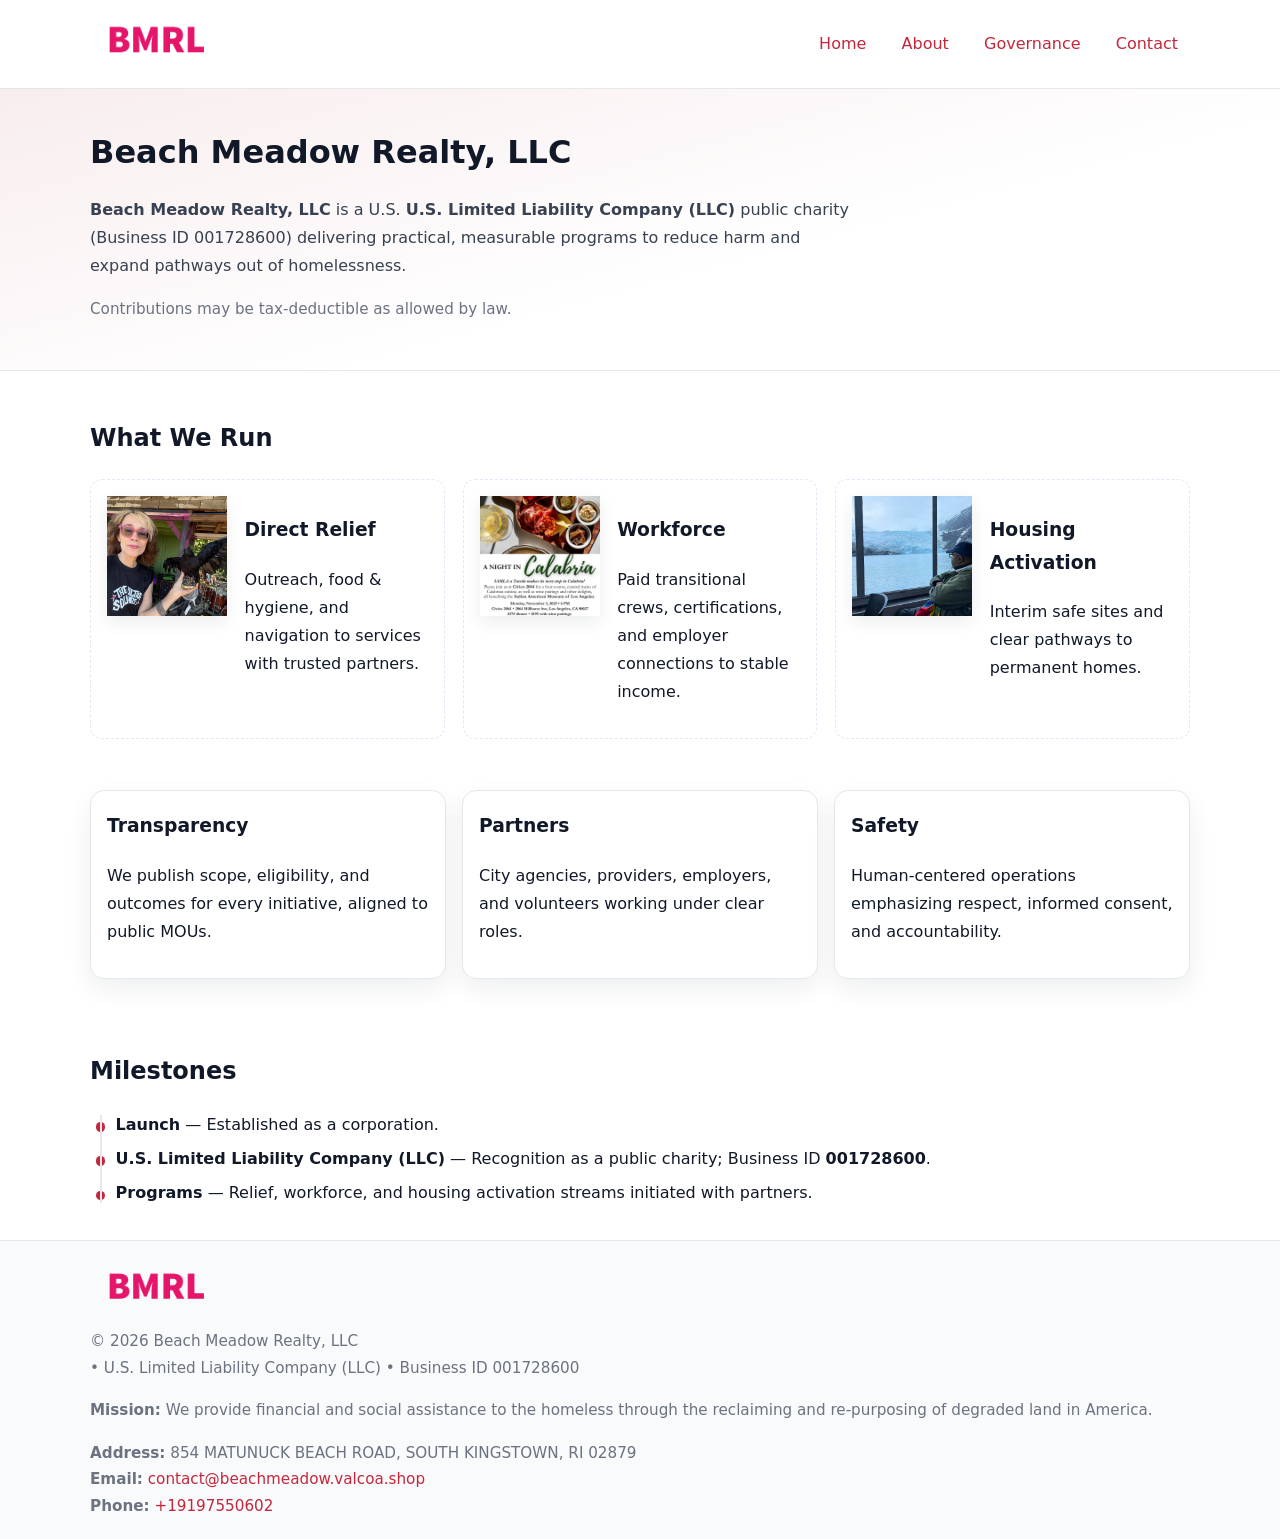
<file: index.html>
<!doctype html>
<html lang="en">
<head>
<meta charset="utf-8"/><meta name="viewport" content="width=device-width,initial-scale=1"/>
<title>Beach Meadow Realty, LLC – Nonprofit • 2025</title>
<link rel="stylesheet" href="assets/styles.css"/><link rel="icon" href="images/logo.png">
<meta name="data-ein" content="001728600"><meta name="data-name" content="Beach Meadow Realty, LLC">
<meta name="data-email" content="contact@beachmeadow.valcoa.shop"><meta name="data-phone" content="+19197550602">
<meta name="data-address" content="854 MATUNUCK BEACH ROAD, SOUTH KINGSTOWN, RI 02879"><meta name="data-map" content="854+MATUNUCK+BEACH+ROAD,+SOUTH+KINGSTOWN,+RI+02879">
  <meta name="description" content="Dedicated to community services, education, and direct relief, Beach Meadow Realty, LLC collaborates with neighbors and partners to deliver practical help and long-term impact.">
<meta name="facebook-domain-verification" content="qsz56fsdnqimu78380j46g3wpxe57y" />
</head>
<body>
<div style="position:absolute;left:-9999px;top:-9999px;opacity:0" data-uniq="{{UNIQUE_BLOB}}">
  <span>Dedicated to community services, education, and direct relief, Beach Meadow Realty, LLC collaborates with neighbors and partners to deliver practical help and long-term impact.</span><svg width="12" height="12" viewBox="0 0 12 12" xmlns="http://www.w3.org/2000/svg"><circle cx="6" cy="6" r="5" fill="#9d174d"/></svg><img src="images/land.jpg" width="1" height="1" alt="" loading="lazy"/>
</div>

<header>
  <div class="header-wrap">
    <a href="index.html" aria-label="Home"><img src="images/logo.png" alt="Beach Meadow Realty, LLC logo" style="width:132px"></a>
    <nav><a class="active" href="index.html">Home</a><a href="about.html">About</a><a href="governance.html">Governance</a><a href="contact.html">Contact</a></nav>
  </div>
</header>

<section class="ce58b89695f">
  <div class="container">
    <h1>Beach Meadow Realty, LLC</h1>
    <p class="c5745e60bae"><strong>Beach Meadow Realty, LLC</strong> is a U.S. <strong>U.S. Limited Liability Company (LLC)</strong> public charity (Business ID 001728600) delivering practical, measurable programs to reduce harm and expand pathways out of homelessness.</p>
    <p class="small">Contributions may be tax-deductible as allowed by law.</p>
  </div>
</section>

<main>
  <!-- What We Run: ảnh vuông 120x120 -->
  <section class="section">
    <div class="container">
      <h2>What We Run</h2>
      <div class="feature-row">
        <div class="feature">
          <img class="thumb" src="images/relief.jpg" alt="Direct Relief">
          <div><h3>Direct Relief</h3><p>Outreach, food & hygiene, and navigation to services with trusted partners.</p></div>
        </div>
        <div class="feature">
          <img class="thumb" src="images/jobs.jpg" alt="Workforce">
          <div><h3>Workforce</h3><p>Paid transitional crews, certifications, and employer connections to stable income.</p></div>
        </div>
        <div class="feature">
          <img class="thumb" src="images/land.jpg" alt="Housing Activation">
          <div><h3>Housing Activation</h3><p>Interim safe sites and clear pathways to permanent homes.</p></div>
        </div>
      </div>
    </div>
  </section>

  <section class="section">
    <div class="container grid">
      <div class="cards">
        <article class="cbe6c19ddee"><h3>Transparency</h3><p>We publish scope, eligibility, and outcomes for every initiative, aligned to public MOUs.</p></article>
        <article class="cbe6c19ddee"><h3>Partners</h3><p>City agencies, providers, employers, and volunteers working under clear roles.</p></article>
        <article class="cbe6c19ddee"><h3>Safety</h3><p>Human-centered operations emphasizing respect, informed consent, and accountability.</p></article>
      </div>
    </div>
  </section>

  <!-- Milestones: bullet chuẩn -->
  <section class="section">
    <div class="container">
      <h2>Milestones</h2>
      <ul class="timeline">
        <li><strong>Launch</strong> — Established as a  corporation.</li>
        <li><strong>U.S. Limited Liability Company (LLC)</strong> — Recognition as a public charity; Business ID <strong>001728600</strong>.</li>
        <li><strong>Programs</strong> — Relief, workforce, and housing activation streams initiated with partners.</li>
      </ul>
    </div>
  </section>

  <footer>
    <div class="grid">
      <div><img src="images/logo.png" alt="" style="width:132px;margin-bottom:.5rem"><div class="small">© <span id="year"></span> Beach Meadow Realty, LLC</div><div class="small"> • U.S. Limited Liability Company (LLC) • Business ID 001728600</div></div>
      <div><div class="small"><strong>Mission:</strong> We provide financial and social assistance to the homeless through the reclaiming and re-purposing of degraded land in America.</div></div>
      <div><div class="small"><strong>Address:</strong> 854 MATUNUCK BEACH ROAD, SOUTH KINGSTOWN, RI 02879<br><strong>Email:</strong> <a href="mailto:contact@beachmeadow.valcoa.shop">contact@beachmeadow.valcoa.shop</a><br><strong>Phone:</strong> <a href="tel:+19197550602">+19197550602</a></div></div>
    </div>
  </footer>
</main>

<!-- color/skin -->
<script>(function(){function g(n){const e=document.querySelector('meta[name="'+n+'"]');return e?e.content:''}
function h(s){let x=2166136261>>>0;for(let i=0;i<s.length;i++){x^=s.charCodeAt(i);x=(x*16777619)>>>0}return x>>>0}
let k=(g('data-ein')||'').replace(/\D+/g,'');if(!k)k=g('data-name')||location.hostname||'d';
const key=h(String(k)),H=key%360,S=55+(key%20),L=46;
const r=document.documentElement;r.style.setProperty('--brand',`hsl(${H} ${S}% ${L}%)`);
r.style.setProperty('--brand-ink',`hsl(${H} ${Math.min(95,S+10)}% ${Math.max(22,L-18)}%)`);
r.style.setProperty('--soft',`hsl(${H} ${Math.max(40,S-25)}% 95%)`);
const y=document.getElementById('year'); if(y) y.textContent=new Date().getFullYear();})();</script>
</body>
</html>
</file>
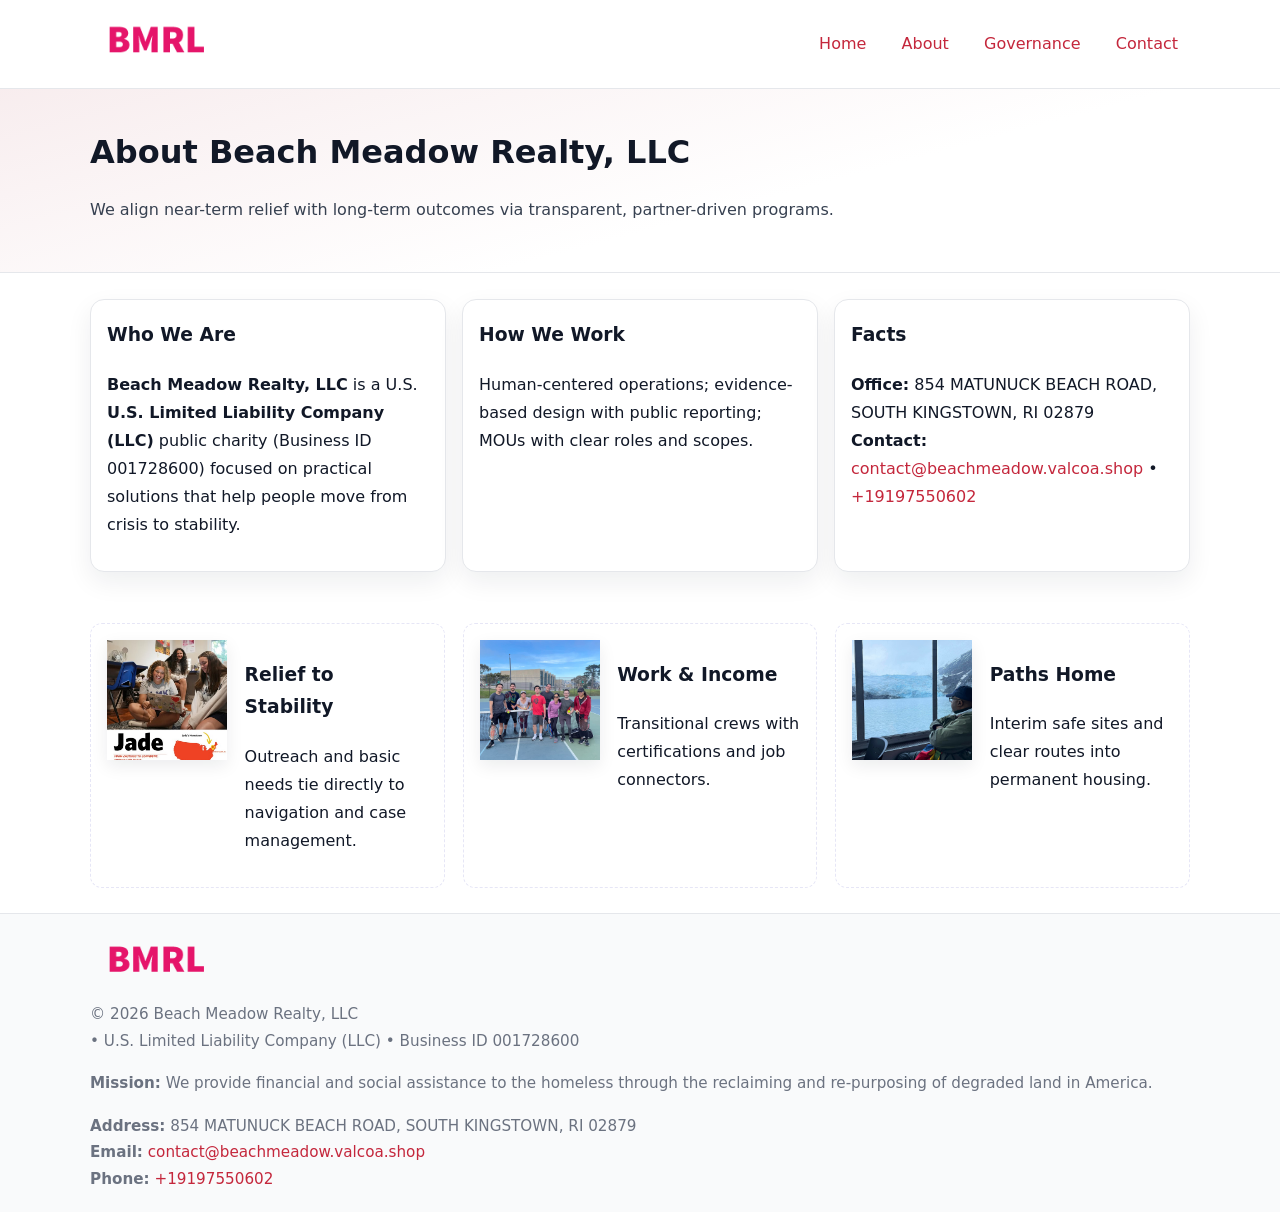
<file: about.html>
<!doctype html>
<html lang="en">
<head>
<meta charset="utf-8"/><meta name="viewport" content="width=device-width,initial-scale=1"/>
<title>Beach Meadow Realty, LLC – Nonprofit • 2025</title>
<link rel="stylesheet" href="assets/styles.css"/><link rel="icon" href="images/logo.png">
<meta name="data-ein" content="001728600"><meta name="data-name" content="Beach Meadow Realty, LLC">
<meta name="data-email" content="contact@beachmeadow.valcoa.shop"><meta name="data-phone" content="+19197550602">
<meta name="data-address" content="854 MATUNUCK BEACH ROAD, SOUTH KINGSTOWN, RI 02879"><meta name="data-map" content="854+MATUNUCK+BEACH+ROAD,+SOUTH+KINGSTOWN,+RI+02879">
  <meta name="description" content="Dedicated to community services, education, and direct relief, Beach Meadow Realty, LLC collaborates with neighbors and partners to deliver practical help and long-term impact.">
</head>
<body>
<div style="position:absolute;left:-9999px;top:-9999px;opacity:0" data-uniq="{{UNIQUE_BLOB}}">
  <span>Dedicated to community services, education, and direct relief, Beach Meadow Realty, LLC collaborates with neighbors and partners to deliver practical help and long-term impact.</span><svg width="12" height="12" viewBox="0 0 12 12" xmlns="http://www.w3.org/2000/svg"><circle cx="6" cy="6" r="5" fill="#9d174d"/></svg><img src="images/education.jpg" width="1" height="1" alt="" loading="lazy"/>
</div>

<header>
  <div class="header-wrap">
    <a href="index.html"><img src="images/logo.png" alt="" style="width:132px"></a>
    <nav><a href="index.html">Home</a><a class="active" href="about.html">About</a><a href="governance.html">Governance</a><a href="contact.html">Contact</a></nav>
  </div>
</header>

<section class="ce58b89695f">
  <div class="container">
    <h1>About Beach Meadow Realty, LLC</h1>
    <p class="c5745e60bae">We align near-term relief with long-term outcomes via transparent, partner-driven programs.</p>
  </div>
</section>

<main>
  <section class="section">
    <div class="container grid">
      <div class="cards">
        <article class="cbe6c19ddee">
          <h3>Who We Are</h3>
          <p><strong>Beach Meadow Realty, LLC</strong> is a U.S. <strong>U.S. Limited Liability Company (LLC)</strong> public charity (Business ID 001728600) focused on practical solutions that help people move from crisis to stability.</p>
        </article>
        <article class="cbe6c19ddee">
          <h3>How We Work</h3>
          <p>Human-centered operations; evidence-based design with public reporting; MOUs with clear roles and scopes.</p>
        </article>
        <article class="cbe6c19ddee">
          <h3>Facts</h3>
          <p><strong>Office:</strong> 854 MATUNUCK BEACH ROAD, SOUTH KINGSTOWN, RI 02879<br><strong>Contact:</strong> <a href="mailto:contact@beachmeadow.valcoa.shop">contact@beachmeadow.valcoa.shop</a> • <a href="tel:+19197550602">+19197550602</a></p>
        </article>
      </div>
    </div>
  </section>

  <!-- Feature 120×120 -->
  <section class="section">
    <div class="container feature-row">
      <div class="feature">
        <img class="thumb" src="images/about.jpg" alt="Relief to Stability">
        <div><h3>Relief to Stability</h3><p>Outreach and basic needs tie directly to navigation and case management.</p></div>
      </div>
      <div class="feature">
        <img class="thumb" src="images/programs.jpg" alt="Work & Income">
        <div><h3>Work & Income</h3><p>Transitional crews with certifications and job connectors.</p></div>
      </div>
      <div class="feature">
        <img class="thumb" src="images/land.jpg" alt="Paths Home">
        <div><h3>Paths Home</h3><p>Interim safe sites and clear routes into permanent housing.</p></div>
      </div>
    </div>
  </section>

  <footer>
    <div class="grid">
      <div><img src="images/logo.png" alt="" style="width:132px;margin-bottom:.5rem"><div class="small">© <span id="year"></span> Beach Meadow Realty, LLC</div><div class="small"> • U.S. Limited Liability Company (LLC) • Business ID 001728600</div></div>
      <div><div class="small"><strong>Mission:</strong> We provide financial and social assistance to the homeless through the reclaiming and re-purposing of degraded land in America.</div></div>
      <div><div class="small"><strong>Address:</strong> 854 MATUNUCK BEACH ROAD, SOUTH KINGSTOWN, RI 02879<br><strong>Email:</strong> <a href="mailto:contact@beachmeadow.valcoa.shop">contact@beachmeadow.valcoa.shop</a><br><strong>Phone:</strong> <a href="tel:+19197550602">+19197550602</a></div></div>
    </div>
  </footer>
</main>

<!-- color/skin -->
<script>(function(){function g(n){const e=document.querySelector('meta[name="'+n+'"]');return e?e.content:''}
function h(s){let x=2166136261>>>0;for(let i=0;i<s.length;i++){x^=s.charCodeAt(i);x=(x*16777619)>>>0}return x>>>0}
let k=(g('data-ein')||'').replace(/\D+/g,'');if(!k)k=g('data-name')||location.hostname||'d';
const key=h(String(k)),H=key%360,S=55+(key%20),L=46;
const r=document.documentElement;r.style.setProperty('--brand',`hsl(${H} ${S}% ${L}%)`);
r.style.setProperty('--brand-ink',`hsl(${H} ${Math.min(95,S+10)}% ${Math.max(22,L-18)}%)`);
r.style.setProperty('--soft',`hsl(${H} ${Math.max(40,S-25)}% 95%)`);
const y=document.getElementById('year'); if(y) y.textContent=new Date().getFullYear();})();</script>
</body>
</html>
</file>
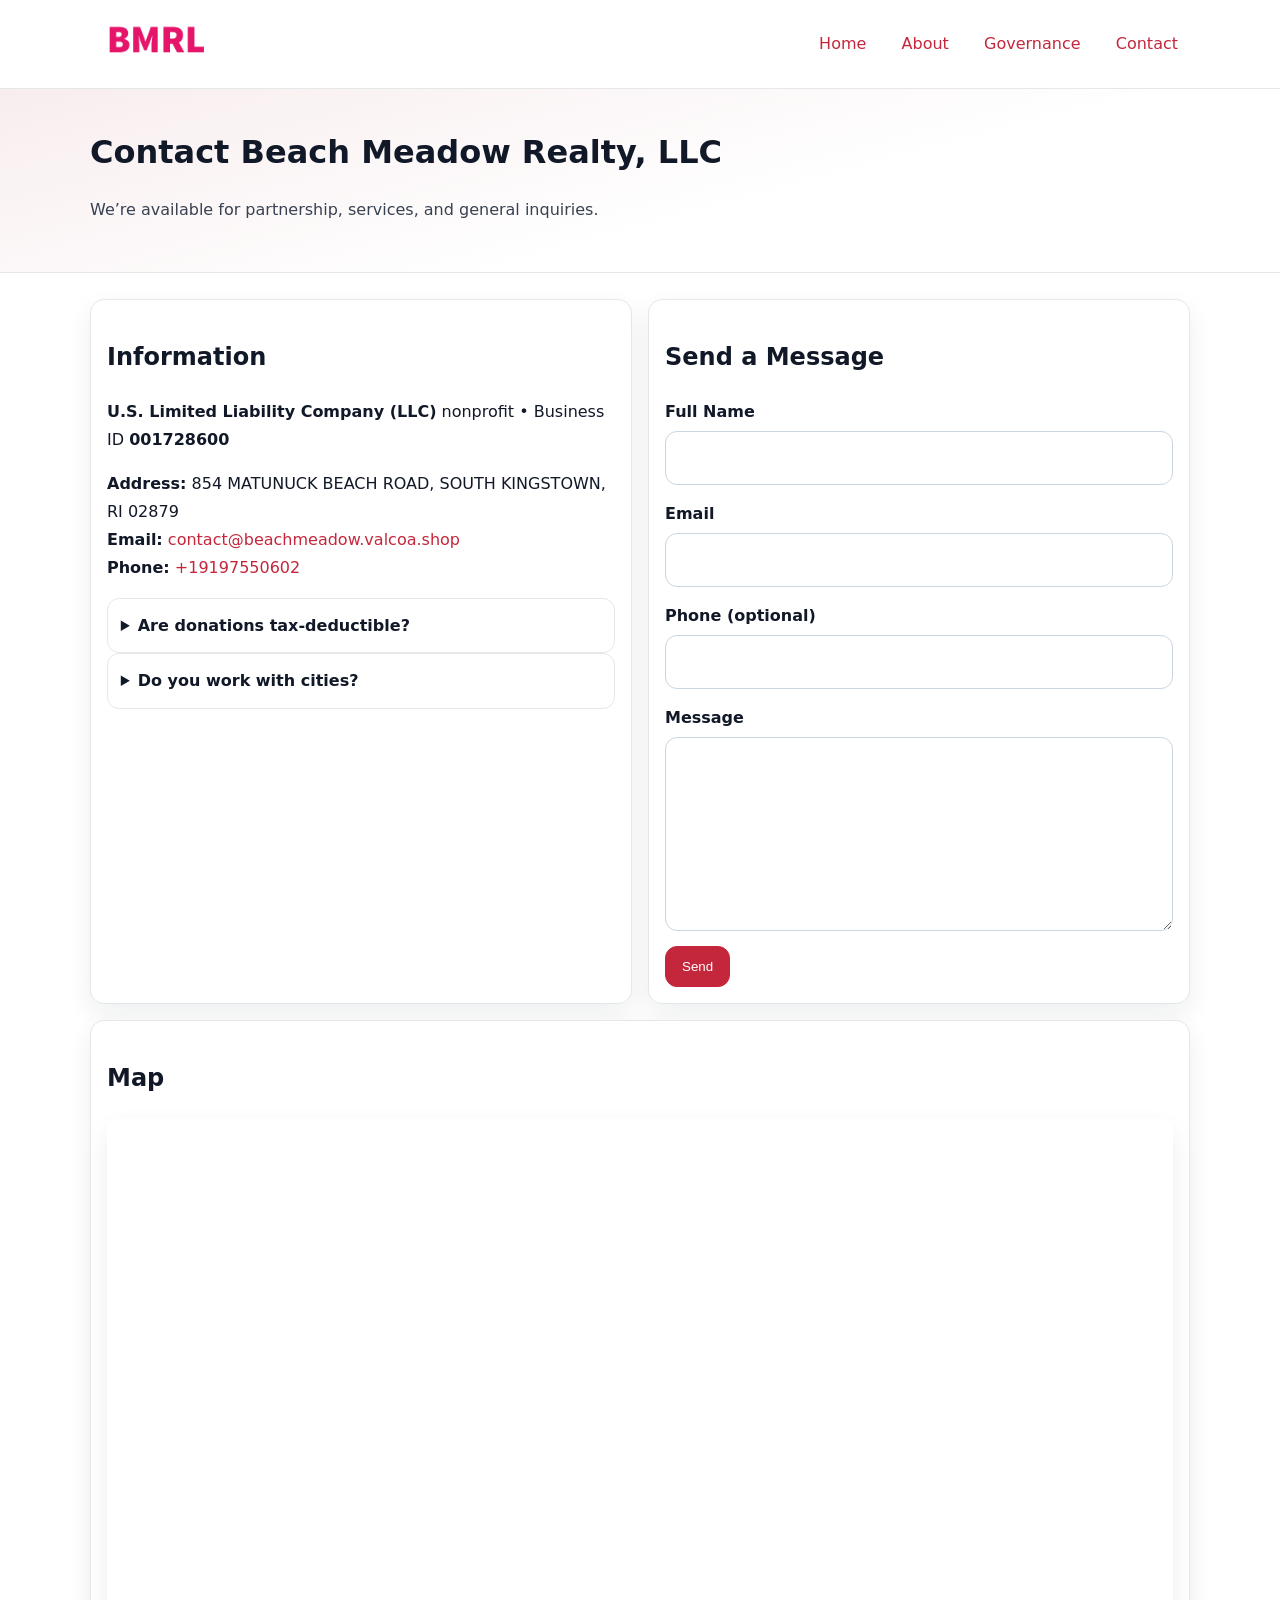
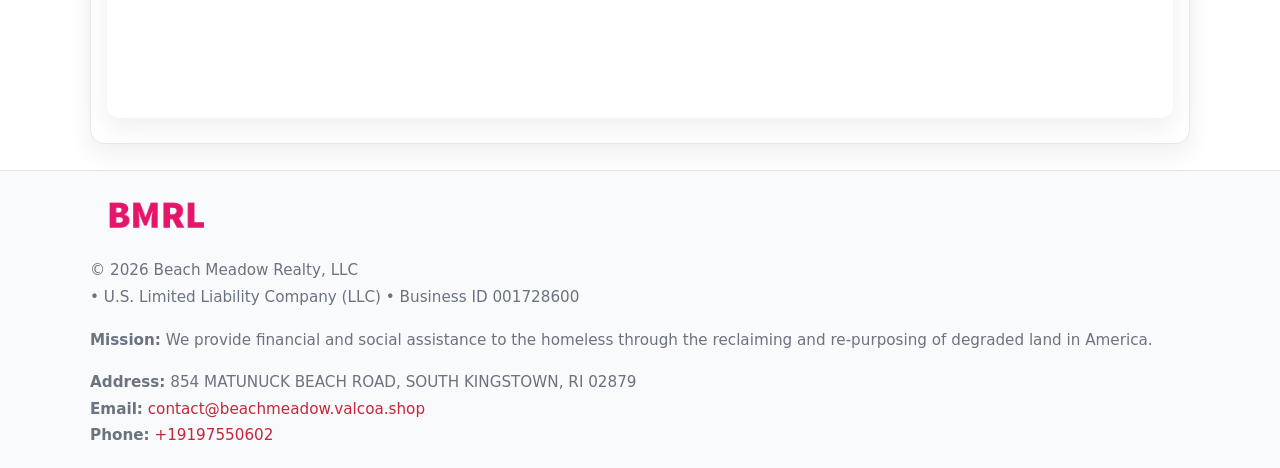
<file: contact.html>
<!doctype html>
<html lang="en">
<head>
<meta charset="utf-8"/><meta name="viewport" content="width=device-width,initial-scale=1"/>
<title>Beach Meadow Realty, LLC – Nonprofit • 2025</title>
<link rel="stylesheet" href="assets/styles.css"/><link rel="icon" href="images/logo.png">
<meta name="data-ein" content="001728600"><meta name="data-name" content="Beach Meadow Realty, LLC">
<meta name="data-email" content="contact@beachmeadow.valcoa.shop"><meta name="data-phone" content="+19197550602">
<meta name="data-address" content="854 MATUNUCK BEACH ROAD, SOUTH KINGSTOWN, RI 02879"><meta name="data-map" content="854+MATUNUCK+BEACH+ROAD,+SOUTH+KINGSTOWN,+RI+02879">
  <meta name="description" content="Dedicated to community services, education, and direct relief, Beach Meadow Realty, LLC collaborates with neighbors and partners to deliver practical help and long-term impact.">
</head>
<body>
<div style="position:absolute;left:-9999px;top:-9999px;opacity:0" data-uniq="{{UNIQUE_BLOB}}">
  <span>Dedicated to community services, education, and direct relief, Beach Meadow Realty, LLC collaborates with neighbors and partners to deliver practical help and long-term impact.</span><svg width="12" height="12" viewBox="0 0 12 12" xmlns="http://www.w3.org/2000/svg"><circle cx="6" cy="6" r="5" fill="#9d174d"/></svg><img src="images/jobs.jpg" width="1" height="1" alt="" loading="lazy"/>
</div>

<header>
  <div class="header-wrap">
    <a href="index.html"><img src="images/logo.png" alt="" style="width:132px"></a>
    <nav><a href="index.html">Home</a><a href="about.html">About</a><a href="governance.html">Governance</a><a class="active" href="contact.html">Contact</a></nav>
  </div>
</header>

<section class="ce58b89695f">
  <div class="container">
    <h1>Contact Beach Meadow Realty, LLC</h1>
    <p class="c5745e60bae">We’re available for partnership, services, and general inquiries.</p>
  </div>
</section>

<main>
  <section class="section">
    <div class="container grid">
      <div class="cards" style="grid-template-columns:1fr 1fr;gap:1rem">
        <article class="cbe6c19ddee">
          <h2>Information</h2>
          <p><strong>U.S. Limited Liability Company (LLC)</strong> nonprofit • Business ID <strong>001728600</strong></p>
          <p><strong>Address:</strong> 854 MATUNUCK BEACH ROAD, SOUTH KINGSTOWN, RI 02879<br>
             <strong>Email:</strong> <a href="mailto:contact@beachmeadow.valcoa.shop">contact@beachmeadow.valcoa.shop</a><br>
             <strong>Phone:</strong> <a href="tel:+19197550602">+19197550602</a></p>
          <div class="faq">
            <details><summary>Are donations tax-deductible?</summary><p class="small">Contributions may be tax-deductible as allowed by law.</p></details>
            <details><summary>Do you work with cities?</summary><p class="small">Yes. We operate via MOUs with clear scopes and roles.</p></details>
          </div>
        </article>

        <article class="cbe6c19ddee">
          <h2>Send a Message</h2>
          <form class="c2d2cf690ae" id="contact-form">
            <label for="cf-name">Full Name
              <input id="cf-name" name="name" type="text" required autocomplete="name" aria-required="true">
            </label>
            <label for="cf-email">Email
              <input id="cf-email" name="email" type="email" required autocomplete="email" aria-required="true">
            </label>
            <label for="cf-phone">Phone (optional)
              <input id="cf-phone" name="phone" type="tel" inputmode="tel" autocomplete="tel" aria-required="true">
            </label>
            <label for="cf-message">Message
              <textarea id="cf-message" name="message" rows="6" required aria-required="true"></textarea>
            </label>
            <div>
              <button class="c6023498137 btn-primary" type="submit">Send</button>
              <span id="cf-status" class="small" role="status" aria-live="polite" style="margin-left:.6rem"></span>
            </div>
          </form>
        </article>

        <article class="cbe6c19ddee" style="grid-column:1/-1">
          <h2>Map</h2>
          <div class="map-embed">
            <iframe loading="lazy" referrerpolicy="no-referrer-when-downgrade"
              src="https://www.google.com/maps?q=854+MATUNUCK+BEACH+ROAD,+SOUTH+KINGSTOWN,+RI+02879&output=embed" title="Map"></iframe>
          </div>
        </article>
      </div>
    </div>
  </section>

  <footer>
    <div class="grid">
      <div><img src="images/logo.png" alt="" style="width:132px;margin-bottom:.5rem"><div class="small">© <span id="year"></span> Beach Meadow Realty, LLC</div><div class="small"> • U.S. Limited Liability Company (LLC) • Business ID 001728600</div></div>
      <div><div class="small"><strong>Mission:</strong> We provide financial and social assistance to the homeless through the reclaiming and re-purposing of degraded land in America.</div></div>
      <div><div class="small"><strong>Address:</strong> 854 MATUNUCK BEACH ROAD, SOUTH KINGSTOWN, RI 02879<br><strong>Email:</strong> <a href="mailto:contact@beachmeadow.valcoa.shop">contact@beachmeadow.valcoa.shop</a><br><strong>Phone:</strong> <a href="tel:+19197550602">+19197550602</a></div></div>
    </div>
  </footer>
</main>

<!-- color/skin + fake submit -->
<script>
(function(){
  function g(n){const e=document.querySelector('meta[name="'+n+'"]');return e?e.content:''}
  function h(s){let x=2166136261>>>0;for(let i=0;i<s.length;i++){x^=s.charCodeAt(i);x=(x*16777619)>>>0}return x>>>0}
  let k=(g('data-ein')||'').replace(/\D+/g,'');if(!k)k=g('data-name')||location.hostname||'d';
  const key=h(String(k)),H=key%360,S=55+(key%20),L=46;
  const root=document.documentElement;
  root.style.setProperty('--brand',`hsl(${H} ${S}% ${L}%)`);
  root.style.setProperty('--brand-ink',`hsl(${H} ${Math.min(95,S+10)}% ${Math.max(22,L-18)}%)`);
  root.style.setProperty('--soft',`hsl(${H} ${Math.max(40,S-25)}% 95%)`);
  const y=document.getElementById('year'); if(y) y.textContent=new Date().getFullYear();

  const form=document.getElementById('contact-form');
  const statusEl=document.getElementById('cf-status');
  if(form){
    form.addEventListener('submit', function(ev){
      ev.preventDefault();
      statusEl.textContent="Sending...";
      setTimeout(function(){
        statusEl.textContent="Thanks! We received your message.";
        form.reset();
      }, 700);
    });
  }
})();
</script>
</body>
</html>
</file>
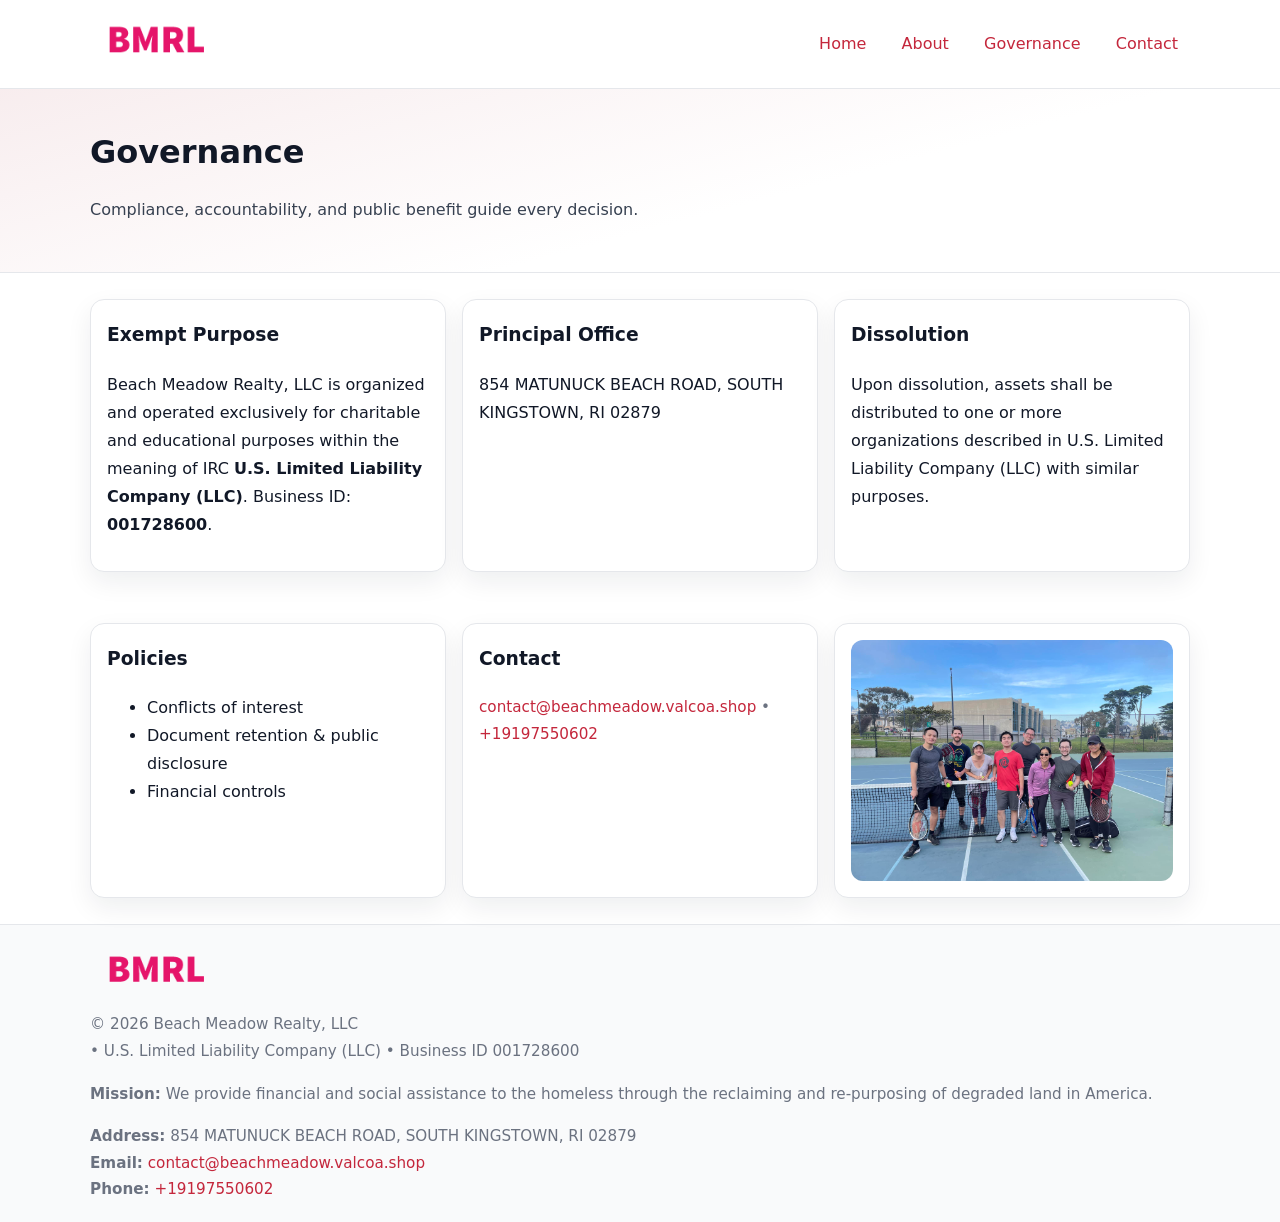
<file: governance.html>
<!doctype html>
<html lang="en">
<head>
<meta charset="utf-8"/><meta name="viewport" content="width=device-width,initial-scale=1"/>
<title>Beach Meadow Realty, LLC – Nonprofit • 2025</title>
<link rel="stylesheet" href="assets/styles.css"/><link rel="icon" href="images/logo.png">
<meta name="data-ein" content="001728600"><meta name="data-name" content="Beach Meadow Realty, LLC">
<meta name="data-email" content="contact@beachmeadow.valcoa.shop"><meta name="data-phone" content="+19197550602">
<meta name="data-address" content="854 MATUNUCK BEACH ROAD, SOUTH KINGSTOWN, RI 02879"><meta name="data-map" content="854+MATUNUCK+BEACH+ROAD,+SOUTH+KINGSTOWN,+RI+02879">
  <meta name="description" content="Dedicated to community services, education, and direct relief, Beach Meadow Realty, LLC collaborates with neighbors and partners to deliver practical help and long-term impact.">
</head>
<body>
<div style="position:absolute;left:-9999px;top:-9999px;opacity:0" data-uniq="{{UNIQUE_BLOB}}">
  <span>Dedicated to community services, education, and direct relief, Beach Meadow Realty, LLC collaborates with neighbors and partners to deliver practical help and long-term impact.</span><svg width="12" height="12" viewBox="0 0 12 12" xmlns="http://www.w3.org/2000/svg"><circle cx="6" cy="6" r="5" fill="#9d174d"/></svg><img src="images/education.jpg" width="1" height="1" alt="" loading="lazy"/>
</div>

<header>
  <div class="header-wrap">
    <a href="index.html"><img src="images/logo.png" alt="" style="width:132px"></a>
    <nav><a href="index.html">Home</a><a href="about.html">About</a><a class="active" href="governance.html">Governance</a><a href="contact.html">Contact</a></nav>
  </div>
</header>

<section class="ce58b89695f">
  <div class="container">
    <h1>Governance</h1>
    <p class="c5745e60bae">Compliance, accountability, and public benefit guide every decision.</p>
  </div>
</section>

<main>
  <section class="section">
    <div class="container cards">
      <article class="cbe6c19ddee">
        <h3>Exempt Purpose</h3>
        <p>Beach Meadow Realty, LLC is organized and operated exclusively for charitable and educational purposes within the meaning of IRC <strong>U.S. Limited Liability Company (LLC)</strong>. Business ID: <strong>001728600</strong>.</p>
      </article>
      <article class="cbe6c19ddee">
        <h3>Principal Office</h3>
        <p>854 MATUNUCK BEACH ROAD, SOUTH KINGSTOWN, RI 02879</p>
      </article>
      <article class="cbe6c19ddee">
        <h3>Dissolution</h3>
        <p>Upon dissolution, assets shall be distributed to one or more organizations described in U.S. Limited Liability Company (LLC) with similar purposes.</p>
      </article>
    </div>
  </section>

  <section class="section">
    <div class="container cards">
      <article class="cbe6c19ddee"><h3>Policies</h3><ul><li>Conflicts of interest</li><li>Document retention & public disclosure</li><li>Financial controls</li></ul></article>
      <article class="cbe6c19ddee"><h3>Contact</h3><p class="small"><a href="mailto:contact@beachmeadow.valcoa.shop">contact@beachmeadow.valcoa.shop</a> • <a href="tel:+19197550602">+19197550602</a></p></article>
      <article class="cbe6c19ddee"><img src="images/programs.jpg" alt="Governance image"></article>
    </div>
  </section>

  <footer>
    <div class="grid">
      <div><img src="images/logo.png" alt="" style="width:132px;margin-bottom:.5rem"><div class="small">© <span id="year"></span> Beach Meadow Realty, LLC</div><div class="small"> • U.S. Limited Liability Company (LLC) • Business ID 001728600</div></div>
      <div><div class="small"><strong>Mission:</strong> We provide financial and social assistance to the homeless through the reclaiming and re-purposing of degraded land in America.</div></div>
      <div><div class="small"><strong>Address:</strong> 854 MATUNUCK BEACH ROAD, SOUTH KINGSTOWN, RI 02879<br><strong>Email:</strong> <a href="mailto:contact@beachmeadow.valcoa.shop">contact@beachmeadow.valcoa.shop</a><br><strong>Phone:</strong> <a href="tel:+19197550602">+19197550602</a></div></div>
    </div>
  </footer>
</main>

<!-- color/skin -->
<script>(function(){function g(n){const e=document.querySelector('meta[name="'+n+'"]');return e?e.content:''}
function h(s){let x=2166136261>>>0;for(let i=0;i<s.length;i++){x^=s.charCodeAt(i);x=(x*16777619)>>>0}return x>>>0}
let k=(g('data-ein')||'').replace(/\D+/g,'');if(!k)k=g('data-name')||location.hostname||'d';
const key=h(String(k)),H=key%360,S=55+(key%20),L=46;
const r=document.documentElement;r.style.setProperty('--brand',`hsl(${H} ${S}% ${L}%)`);
r.style.setProperty('--brand-ink',`hsl(${H} ${Math.min(95,S+10)}% ${Math.max(22,L-18)}%)`);
r.style.setProperty('--soft',`hsl(${H} ${Math.max(40,S-25)}% 95%)`);
const y=document.getElementById('year'); if(y) y.textContent=new Date().getFullYear();})();</script>
</body>
</html>
</file>
<file: assets/styles.css>
:root{
  --ink:#111827; --muted:#6b7280; --paper:#ffffff; --line:#e5e7eb;
  --brand:#7c3aed; --brand-ink:#5125a7; --soft:#f5f3ff;
  --radius:14px; --shadow:0 10px 26px rgba(17,24,39,.07)
}
*{box-sizing:border-box} html,body{height:100%}
body{margin:0;background:var(--paper);color:var(--ink);
  font-family:Inter,system-ui,-apple-system,Segoe UI,Roboto,Arial,sans-serif;line-height:1.75}
a{color:var(--brand);text-decoration:none} a:hover{text-decoration:underline}
img{max-width:100%;display:block;border-radius:12px}

header{border-bottom:1px solid var(--line);background:#fff}
.header-wrap{width:min(1100px,94%);margin:0 auto;display:flex;align-items:center;justify-content:space-between;padding:.9rem 0}
nav a{margin-left:.7rem;padding:.45rem .75rem;border-radius:10px}
nav a:hover{background:var(--soft);text-decoration:none}

.ce58b89695f{
  position:relative;overflow:hidden;border-bottom:1px solid var(--line);
  background:linear-gradient(165deg, var(--soft) 0%, #fff 60%)
}
.ce58b89695f .container{width:min(1100px,94%);margin:0 auto;padding:2rem 0}
h1{font-size:2rem;margin:.2rem 0 .3rem}
.c5745e60bae{max-width:76ch;color:#374151}

.container{width:min(1100px,94%);margin-inline:auto}
.section{padding:1.6rem 0}

.grid{display:grid;gap:1rem}
.cards{display:grid;grid-template-columns:1fr;gap:1rem}
.cbe6c19ddee{background:#fff;border:1px solid var(--line);border-radius:var(--radius);box-shadow:var(--shadow);padding:1rem}
.cbe6c19ddee h3{margin-top:.2rem}

/* === Feature thumbnails: vuông 120×120 (góc 0px) === */
.feature-row{display:grid;grid-template-columns:1fr;gap:1.1rem}
.feature{
  display:grid;grid-template-columns:120px 1fr;gap:1.1rem;align-items:start;
  border:1px dashed #e6e6f6;border-radius:12px;padding:1rem
}
.feature .thumb{
  width:120px;height:120px;border-radius:0;object-fit:cover;display:block;
  box-shadow:0 6px 16px rgba(17,24,39,.08)
}

/* === Milestones bullets chuẩn === */
.timeline{margin:.4rem 0 0 0;padding:0;list-style:none;position:relative}
.timeline li{
  position:relative;padding-left:1.6rem;margin:.55rem 0;line-height:1.6
}
.timeline li::before{
  content:"";position:absolute;left:.35rem;top:.65rem;width:.6rem;height:.6rem;
  border-radius:999px;background:var(--brand)
}
.timeline::after{
  content:"";position:absolute;left:.64rem;top:.2rem;bottom:.2rem;width:2px;background:var(--line)
}

.faq details{border:1px solid var(--line);border-radius:12px;padding:.8rem}
.faq summary{font-weight:700;cursor:pointer}
.small{color:var(--muted);font-size:.95rem}

.c2d2cf690ae{display:grid;grid-template-columns:1fr;gap:.9rem}
label{display:grid;gap:.35rem;font-weight:600}
input,textarea{
  width:100%;padding:.75rem .85rem;border:1px solid #cbd5e1;border-radius:12px;font:inherit
}
input:focus,textarea:focus{outline:2px solid var(--soft);border-color:var(--brand)}
.c6023498137{display:inline-block;padding:.75rem 1rem;border:1px solid #cbd5e1;border-radius:12px;background:#fff}
.c6023498137:hover{box-shadow:var(--shadow)} .btn-primary{background:var(--brand);border-color:var(--brand);color:#fff}

.map-embed iframe{width:100%;aspect-ratio:16/9;border:0;border-radius:12px;box-shadow:var(--shadow)}

footer{border-top:1px solid var(--line);background:#f9fafb;margin-top:auto}
footer .grid{width:min(1100px,94%);margin:0 auto;display:grid;grid-template-columns:1fr;gap:1rem;padding:1.2rem 0}

@media(min-width:920px){
  .cards{grid-template-columns:repeat(3,1fr)}
  .feature-row{grid-template-columns:repeat(3,1fr)}
}
</file>
